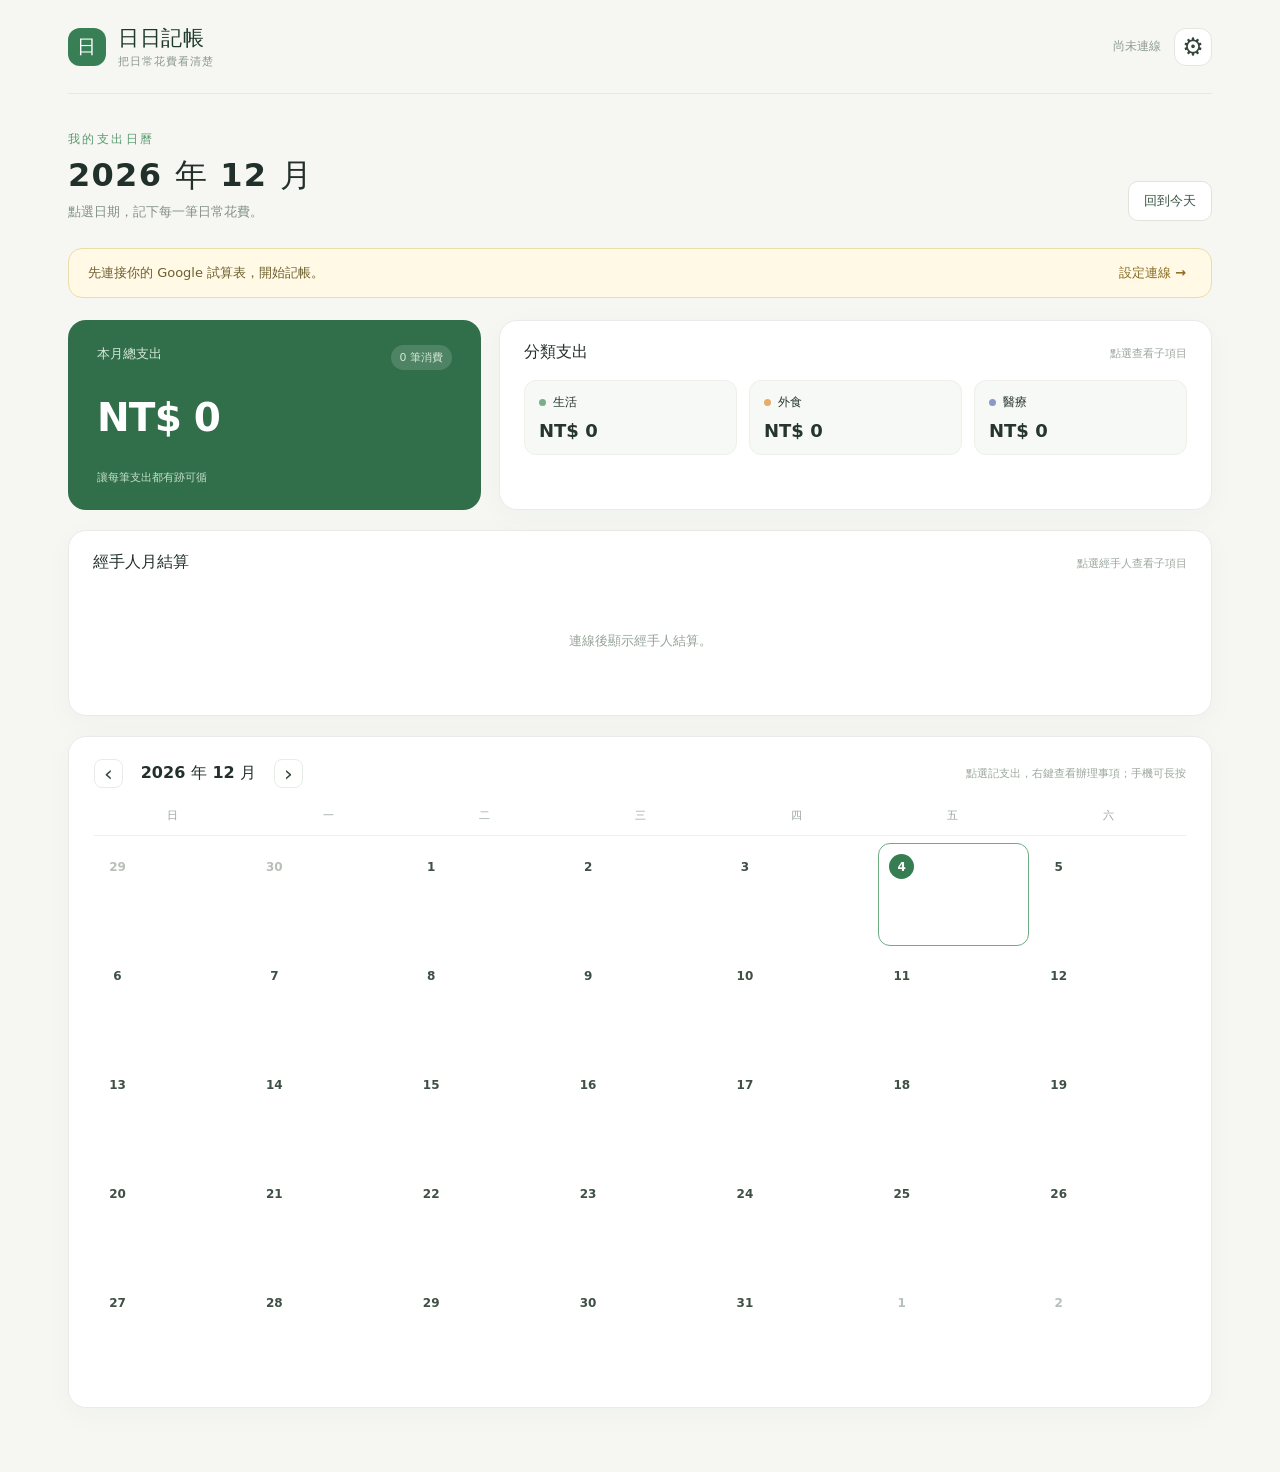
<file: index.html>
<!doctype html>
<html lang="zh-Hant">
<head>
  <meta charset="utf-8">
  <meta name="viewport" content="width=device-width, initial-scale=1">
  <meta name="theme-color" content="#f6f7f3">
  <title>日日記帳｜個人支出日曆</title>
  <link rel="stylesheet" href="styles.css">
  <script src="app.js" defer></script>
</head>
<body>
  <div class="app-shell">
    <header class="topbar">
      <a class="brand" href="#" aria-label="日日記帳首頁"><span class="brand-mark">日</span><span>日日記帳<small>把日常花費看清楚</small></span></a>
      <div class="top-actions"><span id="connectionStatus" class="connection-status">尚未連線</span><button id="settingsButton" class="icon-button" type="button" aria-label="連線設定" title="連線設定">⚙</button></div>
    </header>

    <main>
      <section class="page-heading"><div><p class="eyebrow">我的支出日曆</p><h1 id="monthHeading"></h1><p class="heading-subtitle">點選日期，記下每一筆日常花費。</p></div><button id="todayButton" class="quiet-button" type="button">回到今天</button></section>

      <div id="setupBanner" class="setup-banner" hidden><span id="setupBannerText">先連接你的 Google 試算表，開始記帳。</span><button id="setupBannerButton" type="button">設定連線 →</button></div>

      <section class="overview" aria-label="每月統計"><div class="total-card"><div class="total-card-top"><span>本月總支出</span><span id="monthCount">0 筆消費</span></div><strong id="monthTotal">NT$ 0</strong><span class="total-card-foot">讓每筆支出都有跡可循</span></div><div class="category-panel"><div class="section-title-row"><h2>分類支出</h2><span>點選查看子項目</span></div><div id="categorySummary" class="category-summary"></div></div></section>

      <section class="person-panel" aria-label="經手人月結算"><div class="section-title-row"><h2>經手人月結算</h2><span>點選經手人查看子項目</span></div><div id="personSummary" class="person-summary"></div></section>

      <section class="calendar-card" aria-label="月曆"><div class="calendar-toolbar"><div class="calendar-nav"><button id="prevMonth" class="icon-button" type="button" aria-label="上個月">‹</button><h2 id="calendarTitle"></h2><button id="nextMonth" class="icon-button" type="button" aria-label="下個月">›</button></div><span class="calendar-hint">點選記支出，右鍵查看辦理事項；手機可長按</span></div><div class="weekday-grid" aria-hidden="true"><span>日</span><span>一</span><span>二</span><span>三</span><span>四</span><span>五</span><span>六</span></div><div id="calendarGrid" class="calendar-grid"></div></section>
    </main>
  </div>

  <dialog id="dayDialog" class="app-dialog day-dialog"><div class="dialog-header"><div><p class="eyebrow">每日支出</p><h2 id="dayDialogTitle"></h2></div><button class="close-button" type="button" data-close="dayDialog" aria-label="關閉">×</button></div><div class="day-dialog-body"><div class="day-total"><span>當日支出</span><strong id="dayTotal">NT$ 0</strong></div><div id="dayEntries" class="day-entries"></div><div class="day-actions"><button id="openTaskButton" class="quiet-button" type="button">辦理事項</button><button id="addExpenseButton" class="primary-button" type="button">＋ 新增支出</button></div></div></dialog>

  <dialog id="expenseDialog" class="app-dialog form-dialog"><form id="expenseForm" novalidate><div class="dialog-header"><div><p class="eyebrow">記錄一筆花費</p><h2 id="expenseDialogTitle">新增支出</h2></div><button class="close-button" type="button" data-close="expenseDialog" aria-label="關閉">×</button></div><div class="form-fields"><label>日期<input id="expenseDate" name="date" type="date" required></label><label>金額 <span class="field-hint">新臺幣</span><input id="expenseAmount" name="amount" type="number" min="0.01" max="999999999" step="0.01" inputmode="decimal" placeholder="0" required></label><div class="field-row"><label>主項目<select id="expenseMain" name="main" required></select></label><label>子項目<select id="expenseSub" name="sub" required></select></label></div><label>經手人<select id="expenseHandler" name="handler" required></select></label><p id="peopleHelp" class="field-help" hidden>People 工作表沒有可用經手人。請確認 A2、A3 是姓名，B2、B3 是 TRUE，然後重新整理網站。</p><label>備註 <span class="field-hint">選填</span><textarea id="expenseNote" name="note" maxlength="500" rows="3" placeholder="例如：購買了什麼、和誰一起…"></textarea></label><p id="formError" class="form-error" role="alert" hidden></p></div><div class="form-actions"><button id="deleteExpenseButton" class="danger-button" type="button" hidden>刪除</button><span class="spacer"></span><button class="quiet-button" type="button" data-close="expenseDialog">取消</button><button id="saveExpenseButton" class="primary-button" type="submit">儲存支出</button></div></form></dialog>

  <dialog id="taskDialog" class="app-dialog form-dialog"><form id="taskForm" novalidate><div class="dialog-header"><div><p class="eyebrow">當日辦理事項</p><h2 id="taskDialogTitle"></h2></div><button class="close-button" type="button" data-close="taskDialog" aria-label="關閉">×</button></div><div class="form-fields"><label>事項內容<textarea id="taskContent" maxlength="1000" rows="7" placeholder="記下今天要辦理的事情…"></textarea></label><p class="field-hint">每一天可記一則事項；清空並儲存可移除事項。日曆會自動隱藏超出欄位的文字。</p><p id="taskError" class="form-error" role="alert" hidden></p></div><div class="form-actions"><span class="spacer"></span><button class="quiet-button" type="button" data-close="taskDialog">取消</button><button id="saveTaskButton" class="primary-button" type="submit">儲存事項</button></div></form></dialog>

  <dialog id="settingsDialog" class="app-dialog settings-dialog"><div class="dialog-header"><div><p class="eyebrow">資料連線</p><h2>連接 Google 試算表</h2></div><button class="close-button" type="button" data-close="settingsDialog" aria-label="關閉">×</button></div><div class="settings-content"><p>貼上 Apps Script 部署後取得的 Web App 網址。網址只會儲存在這台裝置的瀏覽器中。</p><label>Web App URL<input id="webAppUrl" type="url" spellcheck="false" placeholder="https://script.google.com/macros/s/…/exec"></label><p class="settings-tip">首次使用請先依照 <a href="README.md" target="_blank" rel="noopener">README 部署說明</a> 設定試算表和允許的網站來源。</p><p id="settingsError" class="form-error" role="alert" hidden></p><div class="form-actions"><button id="disconnectButton" class="danger-button" type="button">移除連線</button><span class="spacer"></span><button id="saveSettingsButton" class="primary-button" type="button">儲存並連線</button></div></div></dialog>

  <div id="toast" class="toast" role="status" aria-live="polite" hidden></div>
  <div id="bridgeHost" aria-hidden="true"></div>
</body>
</html>
</file>
<file: styles.css>
:root{font-family:Inter,"Noto Sans TC","Microsoft JhengHei",system-ui,sans-serif;color:#22302b;background:#f6f7f3;font-synthesis:none}*{box-sizing:border-box}body{margin:0}[hidden]{display:none!important}button,input,select,textarea{font:inherit}button{cursor:pointer}button:disabled{cursor:wait;opacity:.55}button:focus-visible,input:focus-visible,select:focus-visible,textarea:focus-visible,a:focus-visible{outline:3px solid #88bd9c;outline-offset:2px}a{color:#327f55}.app-shell{max-width:1200px;margin:auto;padding:0 28px 64px}.topbar{height:94px;display:flex;justify-content:space-between;align-items:center;border-bottom:1px solid #e5e9e2}.brand{display:flex;align-items:center;gap:12px;color:#1e392c;text-decoration:none;font-size:21px;font-weight:800;letter-spacing:.03em}.brand small{display:block;color:#8b9890;font-size:11px;font-weight:500;letter-spacing:.09em;margin-top:2px}.brand-mark{display:grid;place-items:center;width:38px;height:38px;border-radius:12px;background:#397f56;color:white;font-size:19px}.top-actions{display:flex;align-items:center;gap:13px}.connection-status{font-size:12px;color:#8d9b91}.connection-status.connected{color:#327f55}.icon-button{border:1px solid #e2e8df;background:white;color:#33463a;border-radius:12px;width:38px;height:38px;display:grid;place-items:center;font-size:24px;line-height:1}.page-heading{display:flex;align-items:end;justify-content:space-between;padding:37px 0 27px}.eyebrow{margin:0 0 7px;color:#5b9a70;font-size:12px;font-weight:800;letter-spacing:.2em}.page-heading h1{font-size:32px;line-height:1.25;letter-spacing:.04em;margin:0}.heading-subtitle{font-size:13px;color:#849187;margin:8px 0 0}.quiet-button{border:1px solid #dfe5dc;background:white;border-radius:10px;color:#3d5645;font-size:13px;font-weight:700;padding:10px 15px}.setup-banner{display:flex;justify-content:space-between;align-items:center;gap:12px;padding:14px 19px;margin-bottom:22px;border:1px solid #e9ddaa;background:#fff9e5;border-radius:14px;color:#6e5f2f;font-size:13px}.setup-banner button{border:0;background:transparent;color:#8a6b23;font-weight:800;white-space:nowrap}.overview{display:grid;grid-template-columns:minmax(250px,.84fr) minmax(0,1.45fr);gap:18px;margin-bottom:20px}.total-card,.category-panel,.calendar-card{border-radius:18px}.total-card{min-height:190px;background:#316f4a;color:white;padding:25px 29px;display:flex;flex-direction:column}.total-card-top{display:flex;justify-content:space-between;gap:8px;color:#d5e8d9;font-size:13px}.total-card-top span:last-child{background:#ffffff24;padding:5px 9px;border-radius:20px;font-size:11px}.total-card strong{font-size:39px;letter-spacing:-.02em;margin-top:28px;line-height:1}.total-card-foot{font-size:11px;color:#c3dfc9;margin-top:auto}.category-panel,.calendar-card{background:white;border:1px solid #e8ece6;box-shadow:0 7px 30px #1d362308}.category-panel{padding:21px 24px}.section-title-row{display:flex;align-items:baseline;justify-content:space-between;gap:10px}.section-title-row h2,.calendar-toolbar h2{margin:0;font-size:16px}.section-title-row span,.calendar-hint{color:#9aa79c;font-size:11px}.category-summary{display:grid;grid-template-columns:repeat(3,minmax(0,1fr));gap:12px;margin-top:17px}.category-item{min-width:0;background:#f7f9f6;border:1px solid #edf0ea;border-radius:12px;text-align:left;padding:13px 14px;color:#26362c}.category-item.active{border-color:#8ab995;background:#eff7ee}.category-item .category-name{display:flex;align-items:center;gap:7px;font-size:12px;font-weight:700}.category-dot{width:7px;height:7px;border-radius:50%;background:#7aae8b;flex:none}.category-item:nth-child(2) .category-dot{background:#e6ad68}.category-item:nth-child(3) .category-dot{background:#8b99c9}.category-item strong{display:block;font-size:18px;margin-top:9px;white-space:nowrap;overflow:hidden;text-overflow:ellipsis}.sub-summary{grid-column:1/-1;border-top:1px solid #e9eee7;padding-top:10px}.sub-row{display:flex;justify-content:space-between;gap:8px;color:#627269;font-size:12px;padding:5px 2px}.sub-row strong{color:#2e4736}.calendar-card{padding:22px 25px 25px}.calendar-toolbar{display:flex;align-items:center;justify-content:space-between;margin-bottom:20px}.calendar-nav{display:flex;align-items:center;gap:13px}.calendar-nav .icon-button{height:29px;width:29px;border-color:#e8ece6;border-radius:8px;font-size:22px}.calendar-nav h2{min-width:125px;text-align:center}.weekday-grid,.calendar-grid{display:grid;grid-template-columns:repeat(7,minmax(0,1fr))}.weekday-grid{border-bottom:1px solid #edf0ec;color:#9aa79e;font-size:11px;text-align:center}.weekday-grid span{padding-bottom:12px}.calendar-grid{gap:6px;padding-top:7px}.day-cell{border:1px solid transparent;background:white;border-radius:12px;min-height:103px;text-align:left;padding:10px 10px 8px;color:#3f5045;display:flex;flex-direction:column;align-items:flex-start}.day-cell:hover{background:#f2f7f2;border-color:#dce9df}.day-cell.today{border-color:#6eac81}.day-cell.selected{background:#e9f3e9}.day-cell.outside{color:#b7c0b8}.day-number{display:grid;place-items:center;width:25px;height:25px;border-radius:50%;font-size:12px;font-weight:700}.today .day-number{background:#367e51;color:white}.day-amount{margin-top:auto;font-size:12px;font-weight:800;color:#3b8356;white-space:nowrap}.day-count{font-size:10px;color:#a0aca2}.app-dialog{border:0;padding:0;border-radius:19px;width:min(470px,calc(100vw - 24px));max-height:min(88vh,760px);box-shadow:0 25px 70px #14251b44;color:#26362c}.app-dialog::backdrop{background:#0d1c12aa}.dialog-header{padding:24px 27px 20px;display:flex;justify-content:space-between;align-items:start;border-bottom:1px solid #edf0ea}.dialog-header h2{margin:0;font-size:22px}.close-button{background:none;border:0;color:#91a096;font-size:27px;line-height:1;padding:0 2px}.day-dialog-body,.form-fields,.settings-content{padding:22px 27px 26px}.day-total{display:flex;justify-content:space-between;align-items:center;border-radius:12px;background:#edf6ed;padding:16px;color:#547661;font-size:13px}.day-total strong{font-size:20px;color:#287347}.day-entries{max-height:310px;overflow:auto;margin:16px 0}.entry{display:flex;gap:10px;align-items:center;border-bottom:1px solid #eef1ec;padding:12px 2px}.entry-icon{height:34px;width:34px;display:grid;place-items:center;border-radius:10px;background:#f2f6f1;color:#42825b;font-size:15px}.entry-content{flex:1;min-width:0}.entry-title{font-size:13px;font-weight:700}.entry-note{font-size:11px;color:#8b988d;overflow:hidden;text-overflow:ellipsis;white-space:nowrap;margin-top:3px}.entry-amount{font-size:14px;font-weight:800;white-space:nowrap}.entry-edit{background:none;border:0;color:#6b9576;padding:7px;font-size:12px}.empty-state{text-align:center;color:#95a398;font-size:13px;padding:31px 8px}.primary-button{border:0;border-radius:10px;background:#347f50;color:white;font-size:13px;font-weight:800;padding:12px 18px}.primary-button:hover{background:#296c41}.full-width{width:100%}.form-fields{display:grid;gap:17px}.form-fields label,.settings-content label{display:block;font-size:12px;font-weight:800;color:#455a4c}.form-fields input,.form-fields select,.form-fields textarea,.settings-content input{display:block;width:100%;margin-top:7px;border:1px solid #dfe6dd;border-radius:10px;background:white;color:#25352a;padding:11px 12px;outline:0}.form-fields textarea{resize:vertical}.field-hint{font-size:11px;color:#a0ada3;font-weight:500}.field-row{display:grid;grid-template-columns:1fr 1fr;gap:12px}.form-actions{display:flex;align-items:center;gap:10px;padding:0 27px 25px}.form-actions .spacer{flex:1}.form-actions .quiet-button{border:0}.danger-button{background:none;border:0;color:#c0524c;font-size:12px;font-weight:700;padding:10px 0}.form-error{font-size:12px;color:#b84440;margin:0}.settings-content>p:first-child{font-size:13px;line-height:1.7;color:#64756a;margin:0 0 20px}.settings-content .form-actions{padding:20px 0 0}.settings-tip{font-size:11px;color:#849287;line-height:1.6;margin:13px 0}.toast{position:fixed;bottom:24px;left:50%;transform:translateX(-50%);background:#263e2c;color:white;padding:11px 17px;border-radius:10px;box-shadow:0 8px 25px #0002;font-size:12px;z-index:20;max-width:calc(100vw - 24px);text-align:center}#bridgeHost{position:absolute;width:0;height:0;overflow:hidden}#bridgeHost iframe{width:1px;height:1px;border:0}
@media(max-width:750px){.app-shell{padding:0 15px 35px}.topbar{height:72px}.brand{font-size:18px}.brand small{font-size:9px}.connection-status{font-size:11px}.page-heading{padding:27px 0 22px}.page-heading h1{font-size:27px}.overview{grid-template-columns:1fr}.total-card{min-height:165px}.total-card strong{margin-top:18px}.category-panel{padding:19px}.calendar-card{padding:17px 10px 13px}.calendar-toolbar{padding:0 6px}.calendar-hint{display:none}.calendar-grid{gap:1px}.day-cell{min-height:71px;padding:5px 3px;border-radius:8px}.day-number{font-size:11px;width:21px;height:21px}.day-amount{font-size:10px;letter-spacing:-.04em}.day-count{font-size:9px}.dialog-header{padding:20px}.day-dialog-body,.form-fields,.settings-content{padding:20px}.form-actions{padding:0 20px 20px}}@media(max-width:390px){.category-summary{gap:6px}.category-item{padding:10px 7px}.category-item strong{font-size:14px}.day-amount{font-size:9px}.day-cell{min-height:62px}}

.person-panel{background:white;border:1px solid #e8ece6;box-shadow:0 7px 30px #1d362308;border-radius:18px;padding:21px 24px;margin-bottom:20px}
.person-summary{display:grid;grid-template-columns:repeat(auto-fit,minmax(145px,1fr));gap:12px;margin-top:15px}
.person-item{background:#f7f9f6;border:1px solid #edf0ea;border-radius:12px;padding:13px 15px;text-align:left;color:#26362c;min-width:0}
.person-item:hover,.person-item.active{border-color:#8ab995;background:#eff7ee}
.person-item span{display:block;color:#637569;font-size:12px;font-weight:700}
.person-item strong{display:block;margin-top:7px;font-size:19px;color:#2d6141}
.person-breakdown{grid-column:1/-1;border-top:1px solid #e9eee7;padding-top:14px}
.person-breakdown h3{margin:0 0 13px;font-size:14px;color:#344c3a}
.person-main-group{margin-bottom:12px}
.person-main-group:last-child{margin-bottom:0}
.person-main-group h4{margin:0 0 5px;color:#6b9276;font-size:12px}
.person-sub-row{display:flex;justify-content:space-between;gap:12px;padding:5px 2px;color:#5d7063;font-size:12px}
.person-sub-row strong{color:#2d6141;white-space:nowrap}
.person-empty{margin:0;color:#8a9b8c;font-size:12px}
.day-task{display:block;width:100%;min-width:0;max-height:2.4em;overflow:hidden;color:#5c715e;font-size:10px;line-height:1.2;overflow-wrap:anywhere;margin-top:3px}
.day-cell.has-task{background:#f7faf1}
.day-actions{display:flex;gap:10px}
.day-actions button{flex:1}
.field-help{margin:-9px 0 0;color:#a45f28;font-size:12px;line-height:1.6}
@media(max-width:750px){.person-panel{padding:19px}.person-summary{grid-template-columns:repeat(2,minmax(0,1fr))}.day-task{font-size:9px;max-height:2.2em}.day-cell.has-task{min-height:79px}}
</file>
